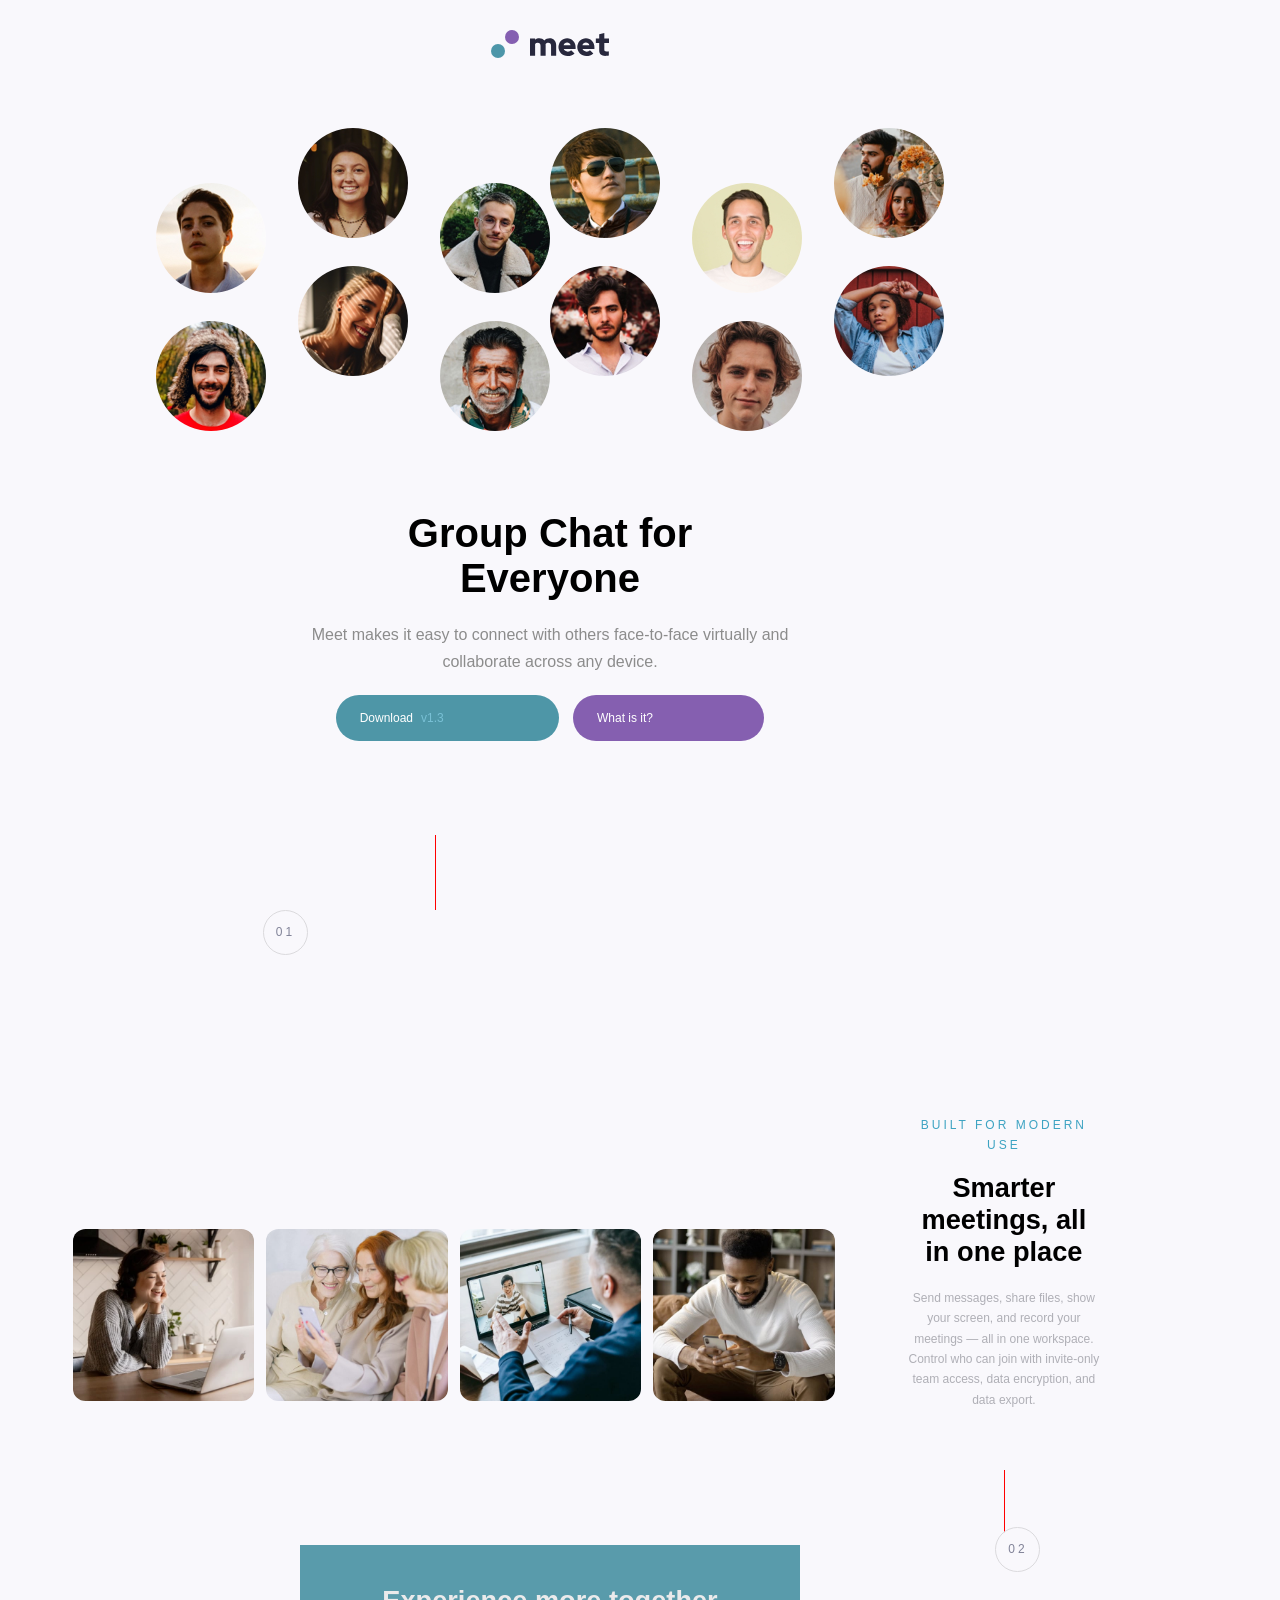
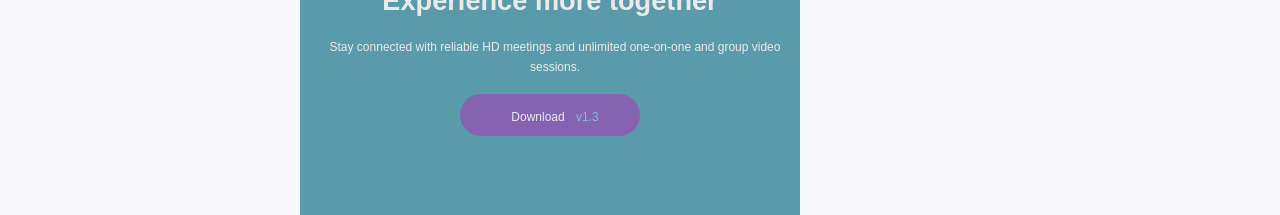
<file: index.html>
<!DOCTYPE html>
<html lang="en">
<head>
  <meta charset="UTF-8">
  <meta name="viewport" content="width=device-width, initial-scale=1.0">
  <link rel="icon" type="image/png" sizes="32x32" href="./assets/favicon-32x32.png">
  <link rel="stylesheet" href="style.css">
  <title>Frontend Mentor | Meet landing page</title>
</head>
<body>
  <div class="container">
      <header class="hero">
        <div class="hero-logo margin-top">
            <img src="assets/logo.svg"  alt="logo">
        </div>
        <div class="hero-imgs">
          <img src="assets/desktop/image-hero-left.png" class="hero-img" alt="hero">
          <img src="assets/desktop/image-hero-right.png" class="hero-img" alt="hero">
        </div>
      </header>
      <main>
        <section class="page-1">
            <h1 class="page-1-title margin-top">Group Chat for Everyone</h1>
            <p class="page-1-text">Meet makes it easy to connect with others face-to-face virtually and collaborate across any device.</p>    
            <div class="btn">
                <a href="#" class="btn-download btn-style">Download<span class="version">v1.3</span></a>
                <a href="#" class="btn-what-is-it btn-style">What is it?</a>
                <div class="vertical-line-align">
                    <div class="vertical-line">
                </div>
                <div class="page-marker-align"> 
                    <p class="page-marker page-marker--modify">01</p>
                </div> 
            </div>
        </section>
        <section class="page-2">
          <div class="page-2-images">
            <img src="assets/desktop/image-woman-in-videocall.jpg" class="page-2__img" alt="woman videocall">
            <img src="assets/desktop/image-women-videochatting.jpg" class="page-2__img" alt="women videocall">
            <img src="assets/desktop/image-men-in-meeting.jpg" class="page-2__img" alt="men meeting">
            <img src="assets/desktop/image-man-texting.jpg" class="page-2__img" alt="man texting">
          </div>
          <div class="page-2-ad-text center-text">
              <p>Built for modern use</p>
              <h1 class="page-2__h1--modify">Smarter meetings, all in one place</h1>
              <p class="page-2__p--modify">Send messages, share files, show your screen, and record your meetings — all in one 
                workspace. Control who can join with invite-only team access, data encryption, and data export.</p>
              <div class="vertical-2-line-align">
                <div class="vertical-line"></div>
                <div class="page-2-marker-align">
                  <p class="page-marker page-marker--modify page-marker--modify-overlay">02</p>
                </div>
              </div>
          </div>
        </section>  
        <section class="page-3 page-3-style center-text">
          <h1 class="page-3__h1--modify">Experience more together</h1>
          <p class="page-3__p--modify">
            Stay connected with reliable HD meetings and unlimited one-on-one and group video sessions.
          </p>
          <a href="#" class="page-3__btn-download--modify btn-style">Download <span class="version">v1.3</span></a>
        </section>
      </main>
  </div>
</body>
</html>
</file>
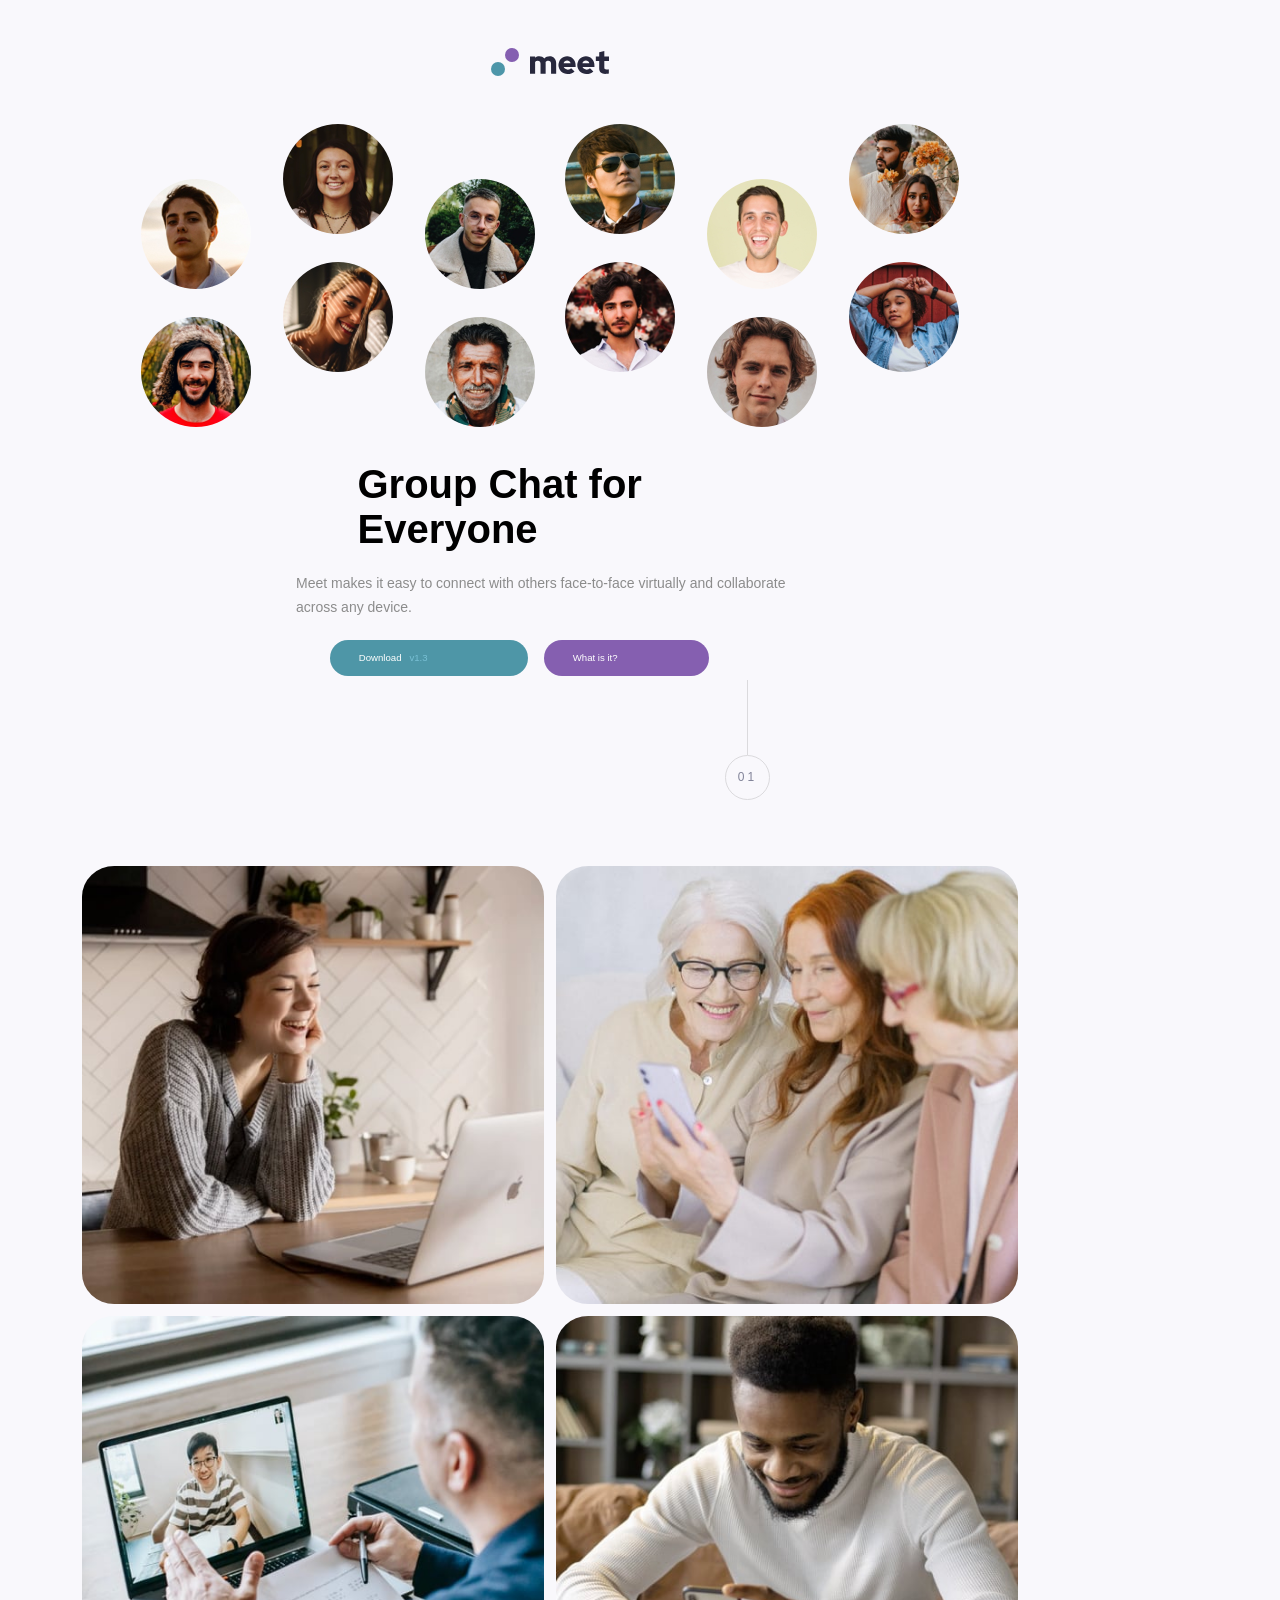
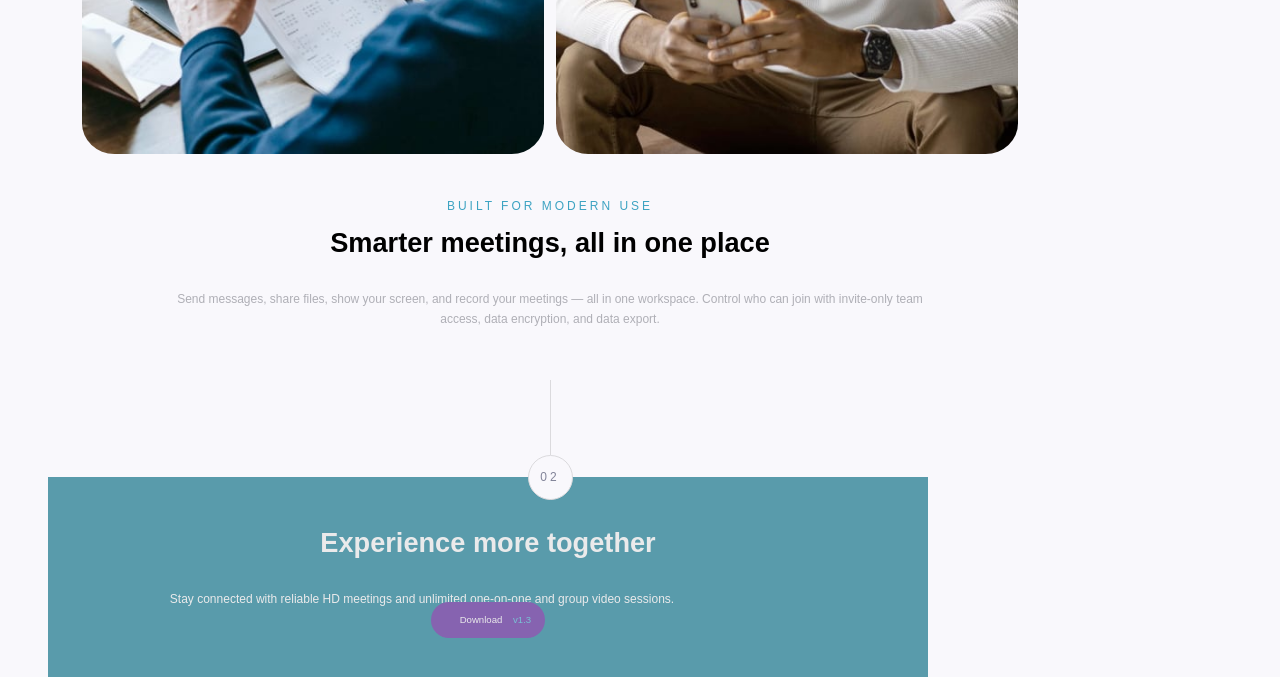
<file: index-grid-version.html>
<!DOCTYPE html>
<html lang="en">
<head>
  <meta charset="UTF-8">
  <meta name="viewport" content="width=device-width, initial-scale=1.0">
  <link rel="icon" type="image/png" sizes="32x32" href="./assets/favicon-32x32.png">
  <link rel="stylesheet" href="style-grid-version.css">
  <title>Frontend Mentor | Meet landing page</title>
</head>
<body>
  <div class="container">
      <header class="hero">
        <div class="hero-logo">
            <img src="assets/logo.svg"  alt="logo">
        </div>
        <div class="hero-imgs">
          <img src="assets/desktop/image-hero-left.png" class="hero-img" alt="hero">
          <img src="assets/desktop/image-hero-right.png" class="hero-img" alt="hero">
        </div>
      </header>
      <main>
        <section class="page-1">
            <h1 class="page-1-title">Group Chat for Everyone</h1>
            <p class="page-1-text">Meet makes it easy to connect with others face-to-face virtually and collaborate across any device.</p>    
            <div class="btn">
                <a href="#" class="btn-download btn-style">Download<span class="version">v1.3</span></a>
                <a href="#" class="btn-what-is-it btn-style">What is it?</a>
                <div class="vertical-line-align">
                    <div class="vertical-line">
                    
                </div>
                <div> 
                    <p class="page-marker center-text page-marker--modify">01</p>
                </div> 
            </div>
        </section>
        <section class="page-2">
          <img src="assets/desktop/image-woman-in-videocall.jpg" class="page-2__img" alt="woman videocall">
          <img src="assets/desktop/image-women-videochatting.jpg" class="page-2__img" alt="women videocall">
          <img src="assets/desktop/image-men-in-meeting.jpg" class="page-2__img" alt="men meeting">
          <img src="assets/desktop/image-man-texting.jpg" class="page-2__img" alt="man texting">
          <div class="page-2-ad-text">
              <p>Built for modern use</p>
              <h1 class="page-2__h1--modify center-text">Smarter meetings, all in one place</h1>
              <p class="page-2__p--modify center-text">Send messages, share files, show your screen, and record your meetings — all in one 
                workspace. Control who can join with invite-only team access, data encryption, and data export.</p>
              <div class="vertical-line-align">
                  <div class="vertical-line"></div>
                  <p class="page-marker center-text page-marker--modify page-marker--modify-overlay">02</p>
              </div>
          </div>
        </section>  
        <section class="page-3-style center-text">
          <h1 class="page-3__h1--modify">Experience more together</h1>
          <p class="page-3__p--modify">
            Stay connected with reliable HD meetings and unlimited one-on-one and group video sessions.</p>
          <a href="#" class="page-3__btn-download--modify btn-style">Download <span class="version">v1.3</span></a>
        </section>
      </main>
  </div>
</body>
</html>
</file>
<file: style.css>
* {
  margin: 0;
  padding: 0;
  box-sizing: border-box;
}

html {
  font-family: "Arial", sans-serif;
}

body {
  height: 100%;
  background-color: hsl(260, 33%, 98%);
  color: hsl(240, 5%, 70%);
}

h1 {
  color: black;
  font-size: 1.7rem;
}

p {
  font-size: 12px;
  line-height: 1.7;
  letter-spacing: 1.2px;
}

a {
  display: Inline-block;
}

.container {
  max-width: 1100px;
}

.hero {
  display: flex;
  flex-direction: column;
  justify-content: center;
  align-items: center;
  gap: 30px;
}

.hero-logo {
  display: flex;
  flex-direction: row;
  justify-content: space-around;
  align-items: baseline;
}

.hero-imgs {
  display: flex;
  flex-direction: row;
  justify-content: center;
}  

.hero-img {
  width: 60%;
  height: auto;
}

.page-1 {
  display: flex;
  flex-direction: column;
  justify-content: center;
  align-items: center;
  gap: 20px;
} 

.page-1-text {
  text-transform: none;
  margin: 0;
  color: hsl(0, 0%, 55%);
  letter-spacing: 0;
  width: 75%;
}

.btn {
  width: 50%;
  display: flex;
  flex-direction: column;
  align-items: center;
  gap: 16px;
}

.btn a {
  color: hsl(0, 0%, 100%);
}

.btn-download {
  width: 75%;
  background-color: #4e96a7;
}

.version {
  color: #79c0d5;
  padding-left: 8px;
}

.btn-what-is-it {
  width: 62%;
  background: #855fb0;
} 

/*                Aligning the page marker for page 2.  */
.vertical-line-align {
  position: relative;
  left: 12%;
}  

.vertical-2-line-align {
  position: relative;
  left: 50%;
}

.vertical-line {
  /* border-left: 1px solid hsl(260, 4%, 86%); */
  border-left: 1px solid red;
  height: 75px;
  margin-top: 60px;
}

.page-marker-align {
  position: relative;
  left: -45%;
}

.page-2-marker-align {
  position: relative;
  left: -10%;
}

.page-marker {
  display: flex;
  align-items: center;
  justify-content: center;
}

.page-marker--modify {
  width: 45px;
  height: 45px;
  color: hsl(235, 10%, 55%);
  border: 1px solid hsl(260, 4%, 86%);
  border-radius: 50%;
  margin-top: 0;
  /* left: 10%; */
}

.page-marker--modify-overlay {
  position: absolute;
  left: 15%;
  transform: translate(-50%, -50%); 
  background-color: hsl(255, 40%, 98%);
  z-index: 10;
}

/* page-2 class is empty but it is coded to be a placeholder/identifier. */
.page-2 {

}

.page-2-images {
  display: flex;
  flex-wrap: wrap;
  justify-content: center;
  align-items: center;
  gap: 12px;
}

.page-2__img {
  width: 42%;
  height: 42%;
  border-radius: 7%;
}

.page-2__h1--modify,
.page-3__h1--modify {
  font-weight: 900;
  text-transform: none;
  letter-spacing: 0;
  padding-top: 16px;
}

.page-2,
p {
  margin-top: 30px;
  letter-spacing: 3px;
  text-transform: uppercase;
  color: hsl(194, 52%, 50%);
}

.page-2__p--modify {
  max-width: 370px;
  margin-top: 20px;
  color: hsl(240, 5%, 70%);
  letter-spacing: 0;
  text-transform: none;
}

.page-3 {
  margin-top: 0;
}

.page-3-style {
  background-color: hsl(192, 33%, 51%);
  color: hsl(260, 4%, 86%);
  /* margin-top: 39px; */
  max-width: 500px;
  
}

.page-3__h1--modify,
.page-3__p--modify {
  color: hsl(260, 4%, 92%);
}

.page-3__h1--modify {
  padding-top: 40px;
}

.page-3__p--modify {
  margin-top: 0;
  padding-left: 10px;
  padding-top: 20px;
  text-transform: none;
  letter-spacing: 0;
}

.page-3__btn-download--modify {
  width: 36%;
  background-color: hsl(267, 33%, 54%);
  color: hsl(260, 4%, 92%);
  font-size: .60rem;
  padding: 8px 14px;
  margin-top: 16px;
}

/* Utility class align-self: center */
.align-self-center {
  align-self: center;
}

/*Utility class for centering text.*/
.center-text {
  text-align: center;
}

/* Utility class for setting a consistent top margin. */
.margin-top {
  margin-top: 30px;
}

/*Utility class for styling the button.*/
.btn-style {
  padding-left: 20px;
  padding-top: 1.3em;
  padding-bottom: 1.3em;
  text-decoration: none;
  border-radius: 999em;
  font-size: .6rem;
}

/*Media Queries*/
@media (min-width: 768px) {
  .hero {
    gap: 70px;
  }

  .page-1-title, 
  .page-1-text {
    text-align: center;
  }
  
  .page-1-title {
    width: 35%;
    font-size: 2.5rem;
    padding-top: 50px;
  }

  .page-1-text {
    font-size: 16px;
    width: 48%;
  } 

  .btn {
    flex-direction: row;
    align-items: flex-start;
    gap: 14px;
    justify-content: center;
    flex-wrap: wrap;
    width: 58%;
    min-height: 25vh;
  }

  .btn-download {
    width: 35%;
  }

  .btn-what-is-it {
    width: 30%;
  }

  .btn-style {
    font-size: 12px;
    padding-top: 16px;
    padding-left: 24px;
  }

  .page-1 .vertical-line-align {
    display: flex;
    flex-direction: column;
    justify-content: center;
    align-self: center;
    width: 60%;
    margin-bottom: 100px;
  }

  .page-2 {
    display: flex;
    align-items: center;
    justify-content: center;
  }

  .page-2__img {
    width: 20%;
    height: 20%;
    border-radius: 7%;
  }

  .page-2-ad-text {
    max-width: 500px;
  }

  .vertical-line-align {
    position: relative;
    overflow: visible;
  }

  .page-marker {
    display: flex;
    align-items: center;
    justify-content: center;
  }

  .page-marker--modify-overlay {
    position: absolute;
    top: 100%;
    /* left: 50%; */
    transform: translate(-40%, -40%);
    background-color: hsl(255, 40%, 98%);
    z-index: 10;
  }

  .page-3 {
    margin: auto;
    width: 60%;
    height: 30vh;
  }

  .page-3__btn-download--modify {
    background-color: hsl(267, 33%, 54%);
    color: hsl(260, 4%, 92%);
    padding-bottom: 12px;
    outline: none;
  }

  .btn-style {
    margin-bottom: 20px;
  }
}
</file>
<file: style-grid-version.css>
* {
  margin: 0;
  padding: 0;
  box-sizing: border-box;
}

html {
  font-family: "Arial", sans-serif;
}

body {
  height: 100%;
  background-color: hsl(260, 33%, 98%);
  color: hsl(240, 5%, 70%);
}

h1 {
  color: black;
  font-size: 1.7rem;
}

p {
  font-size: 12px;
  line-height: 1.7;
  letter-spacing: 1.2px;
}

.container {
  max-width: 1100px;
}

.hero {
  display: flex;
  flex-direction: column;
  align-items: center;
  gap: 3rem;
}

.hero-logo {
  max-width: 100%;
  height: auto;
  display: block;
  margin-top: 3rem;
}

.hero-imgs {
  display: flex;
  justify-content: center;
  gap: 30px;
}

.hero-img {
  width: 60%;
  height: auto;
}

main {
  display: flex;
  flex-direction: column;
  justify-content: space-evenly;
}

.page-1 {
  display: flex;
  flex-direction: column;
  justify-content: center;
  align-items: center;
  gap: 20px;
}

.page-1-title {
  width: 55%;
  padding-top: 35px;
}

.page-1-text {
  width: 78%;
  padding-left: 10px;
  text-transform: none;
  margin: 0;
  color: hsl(0, 0%, 55%);
  letter-spacing: 0;
}

.page-1 a {
  color: hsl(0, 0%, 100%);
}

.btn {
  width: 45%;
  display: flex;
  flex-direction: column;
}

.btn-download {
  background-color: #4e96a7;
  margin-bottom: 15px;
}

.version {
  color: #79c0d5;
  padding-left: 8px;
}

.btn-what-is-it {
  width: 80%;
  background: #855fb0;
}

.vertical-line-align {
  display: flex;
  flex-direction: column;
  justify-content: center;
  align-items: center;
}

.vertical-line {
  border-left: 1px solid hsl(260, 4%, 86%);
  height: 75px;
  margin-top: 40px;
}

.page-marker {
  width: 45px;
  height: 45px;
  border: 1px solid hsl(260, 4%, 86%);
  border-radius: 50%;
  padding: 11px;
  margin-top: 0;
  margin-bottom: 1rem;
}

.page-marker--modify {
  color: hsl(235, 10%, 55%);
}

.page-marker--modify-overlay {
  top: -20px;
  z-index: 10;
  background-color: hsl(255, 40%, 98%);
}

.page-2 {
  display: flex;
  flex-direction: row;
  flex-wrap: wrap;
  justify-content: center;
  gap: 12px;
  min-height: 30vh;
}

.page-2__img {
  width: 42%;
  height: 42%;
  border-radius: 7%;
}

.page-2-ad-text {
  display: flex;
  flex-direction: column;
  justify-content: center;
  align-items: center;
  gap: 10px;
}

.page-2__h1--modify,
.page-3__h1--modify {
  width: 80%;
  font-weight: 900;
  text-transform: none;
  letter-spacing: 0;
}

.page-2,
p {
  margin-top: 30px;
  letter-spacing: 3px;
  text-transform: uppercase;
  color: hsl(194, 52%, 50%);
}

.page-2__p--modify {
  width: 80%;
  margin-top: 20px;
  color: hsl(240, 5%, 70%);
  letter-spacing: 0;
  text-transform: none;
}

.page-3-style {
  background-color: hsl(192, 33%, 51%);
  color: hsl(260, 4%, 86%);
  padding: 50px 35px;
  margin-top: -39px;
  margin-left: 48px;
  position: relative;
  width: 80%;
  min-height: 12vh;
}

.page-3__h1--modify,
.page-3__p--modify {
  color: hsl(260, 4%, 92%);
}

.page-3__h1--modify {
  width: 100%;
}

.page-3__p--modify {
  margin-top: 0;
  width: 80%;
  text-transform: none;
  letter-spacing: 0;
  padding-left: 30px;
  padding-top: 30px;

}

.page-3__btn-download--modify {
  width: 49%;
  background-color: hsl(267, 33%, 54%);
  margin-bottom: 40px;
  color: hsl(260, 4%, 92%);
  font-size: .60rem;
  padding: 8px 14px;
}

/*Utility class for centering text.*/

.center-text {
  text-align: center;
}

/*Utility class for styling the button.*/

.btn-style {
  padding-left: 3em;
  padding-top: 1.3em;
  padding-bottom: 1.3em;
  text-decoration: none;
  border-radius: 999em;
  font-size: .6rem;
}

/*Media Queries*/

@media (min-width: 708px) {
  header {
    display: grid;
    grid-template-columns: 1fr;
    grid-template-rows: 1fr 1fr;
  }

  .hero-logo {
    display: flex;
    align-items: center;
    justify-content: center;
  }

  /* .hero-imgs { */
    display: flex;
    justify-content: center;
    overflow: hidden;
  }

  .page-1 {
    display: grid;
    grid-template-columns: 1fr;
    grid-template-rows: auto auto auto auto;
    place-items: center;
  }

  .page-1-title {
    width: 35%;
    font-size: 2.5rem;
  }

  .page-1-text {
    width: 48%;
    place-self: center;
    font-size: 14px;
  }

  .btn {
    width: 100%;
    display: flex;
    flex-direction: row;
    /* flex-wrap: wrap; */
    justify-content: center;
    align-items: flex-start;
    gap: 16px;
  }

  .btn-download {
    width: 18%;
  }

  .btn-what-is-it {
    width: 15%;
    align-items: flex-start;
  }

  .vertical-line-align {
    
  }


}
</file>
